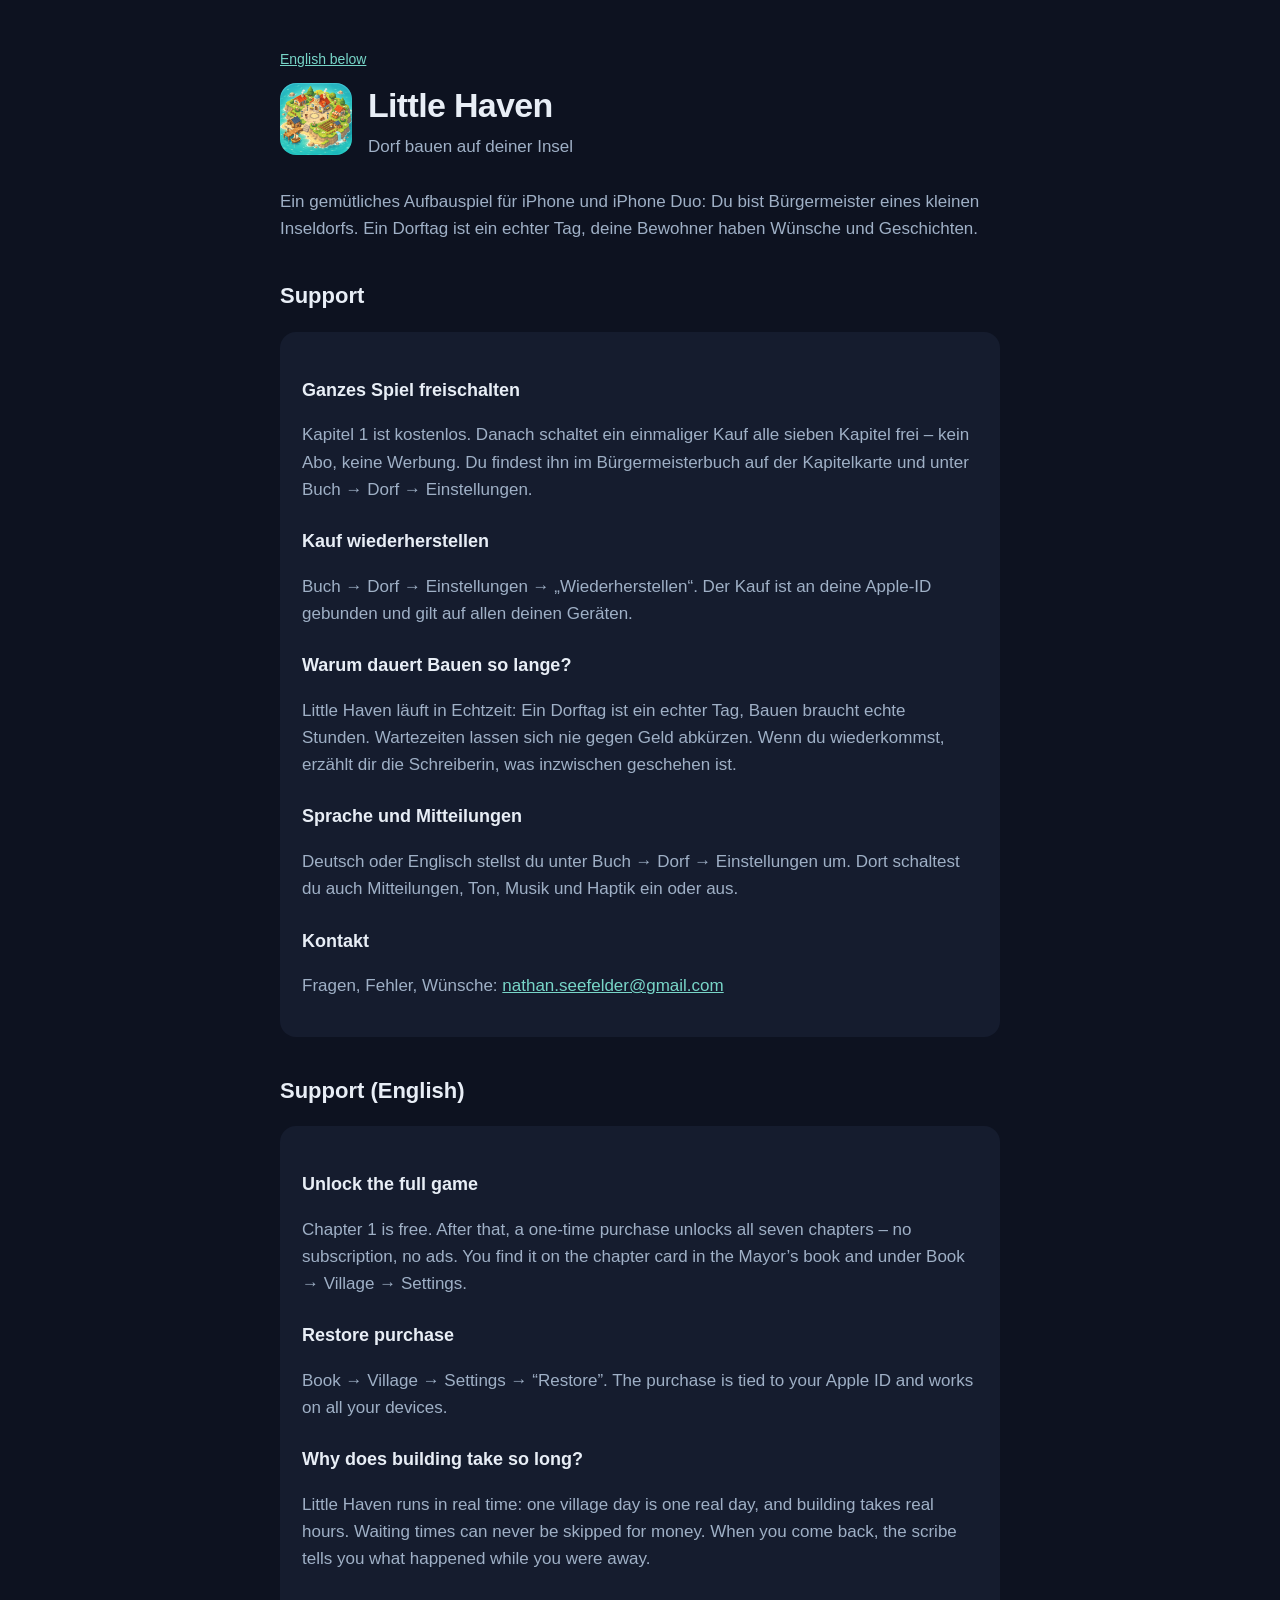
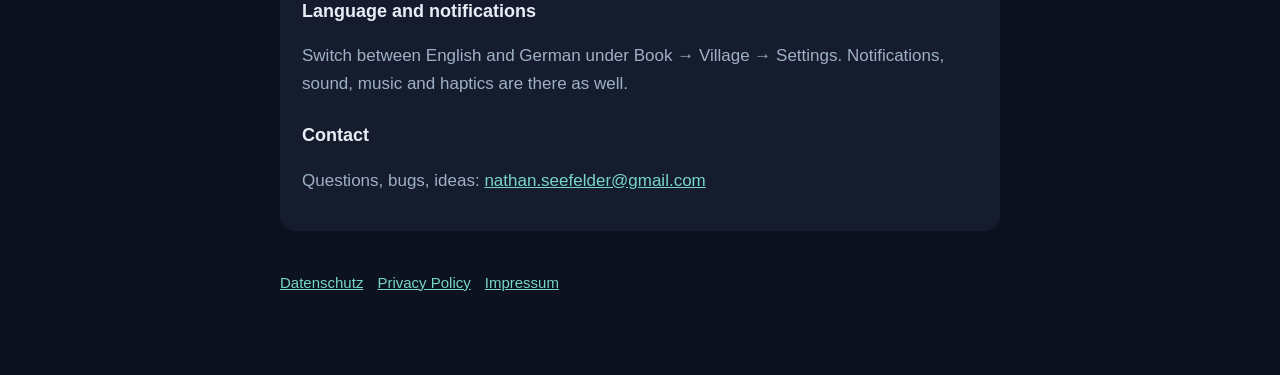
<file: index.html>
<!doctype html><html lang="de"><head><meta charset="utf-8"><meta name="viewport" content="width=device-width,initial-scale=1">
<title>Little Haven – Support</title><link rel="stylesheet" href="style.css"><link rel="icon" href="icon.png"></head><body><main>
<div class="lang"><a href="#en">English below</a></div>
<header><img src="icon.png" alt=""><div><h1>Little Haven</h1><p style="margin:0">Dorf bauen auf deiner Insel</p></div></header>
<p>Ein gemütliches Aufbauspiel für iPhone und iPhone Duo: Du bist Bürgermeister eines kleinen Inseldorfs. Ein Dorftag ist ein echter Tag, deine Bewohner haben Wünsche und Geschichten.</p>
<h2>Support</h2>
<div class="card"><h3>Ganzes Spiel freischalten</h3><p>Kapitel 1 ist kostenlos. Danach schaltet ein einmaliger Kauf alle sieben Kapitel frei – kein Abo, keine Werbung. Du findest ihn im Bürgermeisterbuch auf der Kapitelkarte und unter Buch → Dorf → Einstellungen.</p>
<h3>Kauf wiederherstellen</h3><p>Buch → Dorf → Einstellungen → „Wiederherstellen“. Der Kauf ist an deine Apple-ID gebunden und gilt auf allen deinen Geräten.</p>
<h3>Warum dauert Bauen so lange?</h3><p>Little Haven läuft in Echtzeit: Ein Dorftag ist ein echter Tag, Bauen braucht echte Stunden. Wartezeiten lassen sich nie gegen Geld abkürzen. Wenn du wiederkommst, erzählt dir die Schreiberin, was inzwischen geschehen ist.</p>
<h3>Sprache und Mitteilungen</h3><p>Deutsch oder Englisch stellst du unter Buch → Dorf → Einstellungen um. Dort schaltest du auch Mitteilungen, Ton, Musik und Haptik ein oder aus.</p>
<h3>Kontakt</h3><p>Fragen, Fehler, Wünsche: <a href="mailto:nathan.seefelder@gmail.com">nathan.seefelder@gmail.com</a></p></div>
<h2 id="en">Support (English)</h2>
<div class="card"><h3>Unlock the full game</h3><p>Chapter 1 is free. After that, a one-time purchase unlocks all seven chapters – no subscription, no ads. You find it on the chapter card in the Mayor’s book and under Book → Village → Settings.</p>
<h3>Restore purchase</h3><p>Book → Village → Settings → “Restore”. The purchase is tied to your Apple ID and works on all your devices.</p>
<h3>Why does building take so long?</h3><p>Little Haven runs in real time: one village day is one real day, and building takes real hours. Waiting times can never be skipped for money. When you come back, the scribe tells you what happened while you were away.</p>
<h3>Language and notifications</h3><p>Switch between English and German under Book → Village → Settings. Notifications, sound, music and haptics are there as well.</p>
<h3>Contact</h3><p>Questions, bugs, ideas: <a href="mailto:nathan.seefelder@gmail.com">nathan.seefelder@gmail.com</a></p></div>
<nav><a href="datenschutz.html">Datenschutz</a><a href="privacy.html">Privacy Policy</a><a href="impressum.html">Impressum</a></nav>
</main></body></html>
</file>
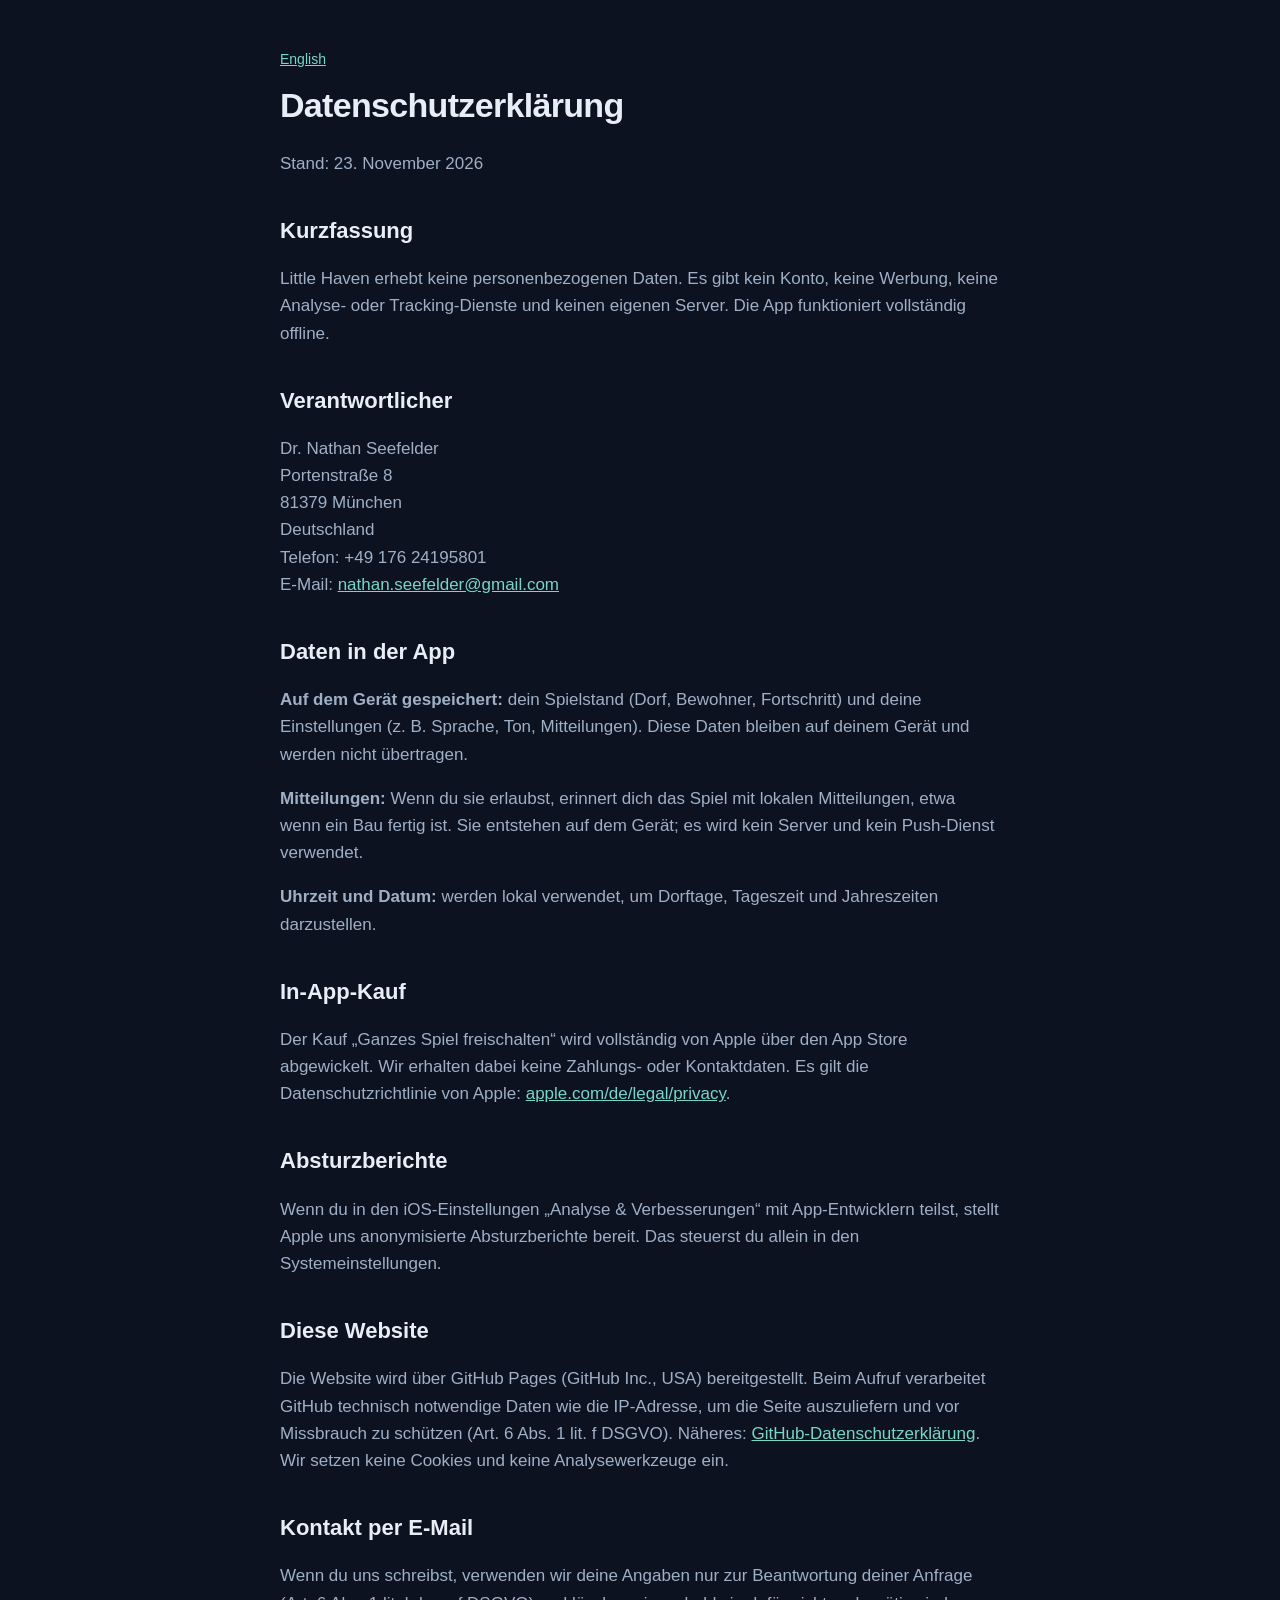
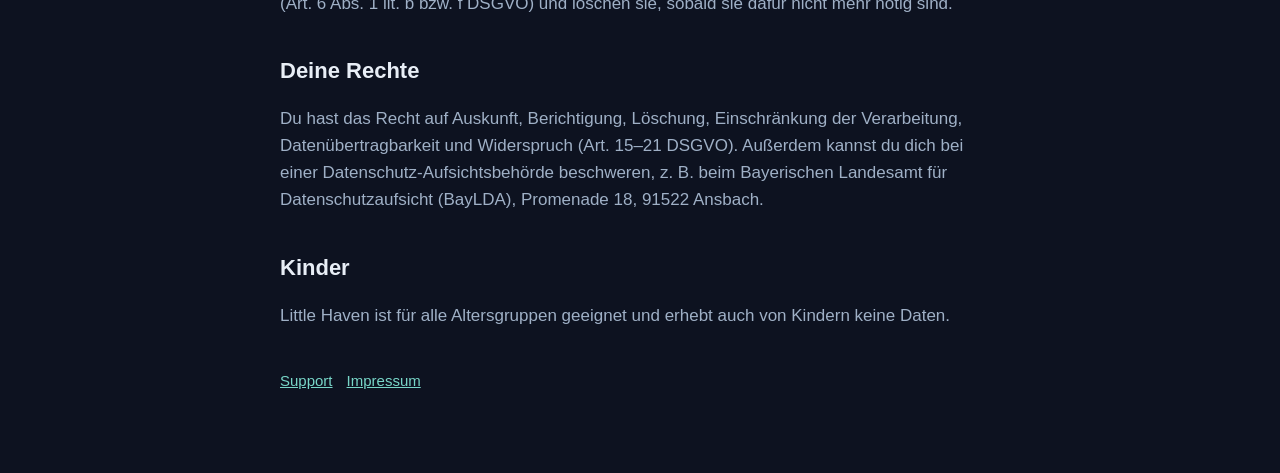
<file: datenschutz.html>
<!doctype html><html lang="de"><head><meta charset="utf-8"><meta name="viewport" content="width=device-width,initial-scale=1">
<title>Little Haven – Datenschutz</title><link rel="stylesheet" href="style.css"></head><body><main>
<div class="lang"><a href="privacy.html">English</a></div>
<h1>Datenschutzerklärung</h1><p>Stand: 23. November 2026</p>
<h2>Kurzfassung</h2><p>Little Haven erhebt keine personenbezogenen Daten. Es gibt kein Konto, keine Werbung, keine Analyse- oder Tracking-Dienste und keinen eigenen Server. Die App funktioniert vollständig offline.</p>
<h2>Verantwortlicher</h2><p>Dr. Nathan Seefelder<br>Portenstraße 8<br>81379 München<br>Deutschland<br>Telefon: +49 176 24195801<br>E-Mail: <a href="mailto:nathan.seefelder@gmail.com">nathan.seefelder@gmail.com</a></p>
<h2>Daten in der App</h2>
<p><strong>Auf dem Gerät gespeichert:</strong> dein Spielstand (Dorf, Bewohner, Fortschritt) und deine Einstellungen (z.&nbsp;B. Sprache, Ton, Mitteilungen). Diese Daten bleiben auf deinem Gerät und werden nicht übertragen.</p>
<p><strong>Mitteilungen:</strong> Wenn du sie erlaubst, erinnert dich das Spiel mit lokalen Mitteilungen, etwa wenn ein Bau fertig ist. Sie entstehen auf dem Gerät; es wird kein Server und kein Push-Dienst verwendet.</p>
<p><strong>Uhrzeit und Datum:</strong> werden lokal verwendet, um Dorftage, Tageszeit und Jahreszeiten darzustellen.</p>
<h2>In-App-Kauf</h2><p>Der Kauf „Ganzes Spiel freischalten“ wird vollständig von Apple über den App Store abgewickelt. Wir erhalten dabei keine Zahlungs- oder Kontaktdaten. Es gilt die Datenschutzrichtlinie von Apple: <a href="https://www.apple.com/de/legal/privacy/">apple.com/de/legal/privacy</a>.</p>
<h2>Absturzberichte</h2><p>Wenn du in den iOS-Einstellungen „Analyse &amp; Verbesserungen“ mit App-Entwicklern teilst, stellt Apple uns anonymisierte Absturzberichte bereit. Das steuerst du allein in den Systemeinstellungen.</p>
<h2>Diese Website</h2><p>Die Website wird über GitHub Pages (GitHub Inc., USA) bereitgestellt. Beim Aufruf verarbeitet GitHub technisch notwendige Daten wie die IP-Adresse, um die Seite auszuliefern und vor Missbrauch zu schützen (Art.&nbsp;6 Abs.&nbsp;1 lit.&nbsp;f DSGVO). Näheres: <a href="https://docs.github.com/de/site-policy/privacy-policies/github-general-privacy-statement">GitHub-Datenschutzerklärung</a>. Wir setzen keine Cookies und keine Analysewerkzeuge ein.</p>
<h2>Kontakt per E-Mail</h2><p>Wenn du uns schreibst, verwenden wir deine Angaben nur zur Beantwortung deiner Anfrage (Art.&nbsp;6 Abs.&nbsp;1 lit.&nbsp;b bzw. f DSGVO) und löschen sie, sobald sie dafür nicht mehr nötig sind.</p>
<h2>Deine Rechte</h2><p>Du hast das Recht auf Auskunft, Berichtigung, Löschung, Einschränkung der Verarbeitung, Datenübertragbarkeit und Widerspruch (Art.&nbsp;15–21 DSGVO). Außerdem kannst du dich bei einer Datenschutz-Aufsichtsbehörde beschweren, z.&nbsp;B. beim Bayerischen Landesamt für Datenschutzaufsicht (BayLDA), Promenade 18, 91522 Ansbach.</p>
<h2>Kinder</h2><p>Little Haven ist für alle Altersgruppen geeignet und erhebt auch von Kindern keine Daten.</p>
<nav><a href="index.html">Support</a><a href="impressum.html">Impressum</a></nav>
</main></body></html>
</file>
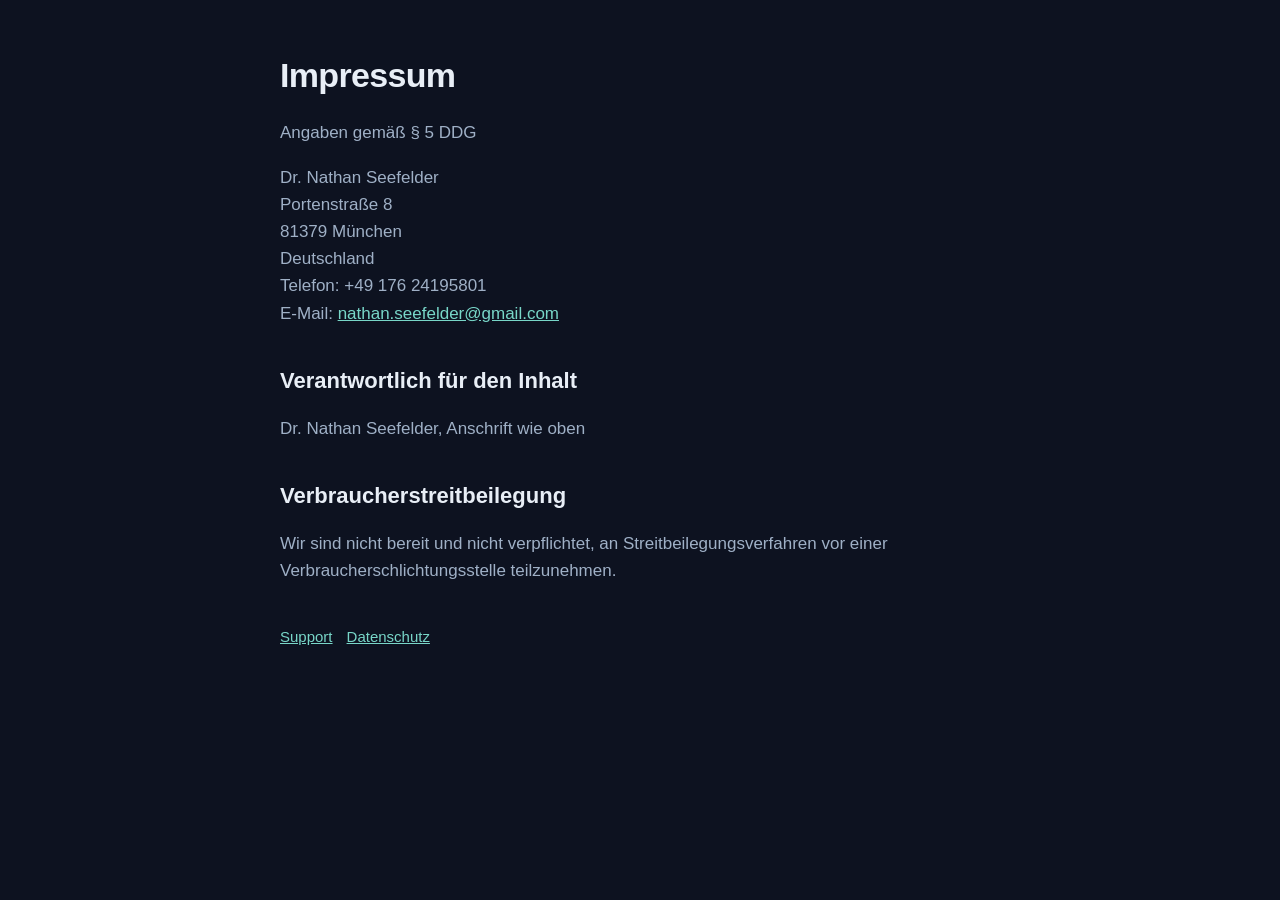
<file: impressum.html>
<!doctype html><html lang="de"><head><meta charset="utf-8"><meta name="viewport" content="width=device-width,initial-scale=1">
<title>Little Haven – Impressum</title><link rel="stylesheet" href="style.css"></head><body><main>
<h1>Impressum</h1><p>Angaben gemäß § 5 DDG</p><p>Dr. Nathan Seefelder<br>Portenstraße 8<br>81379 München<br>Deutschland<br>Telefon: +49 176 24195801<br>E-Mail: <a href="mailto:nathan.seefelder@gmail.com">nathan.seefelder@gmail.com</a></p>
<h2>Verantwortlich für den Inhalt</h2><p>Dr. Nathan Seefelder, Anschrift wie oben</p>
<h2>Verbraucherstreitbeilegung</h2><p>Wir sind nicht bereit und nicht verpflichtet, an Streitbeilegungsverfahren vor einer Verbraucherschlichtungsstelle teilzunehmen.</p>
<nav><a href="index.html">Support</a><a href="datenschutz.html">Datenschutz</a></nav>
</main></body></html>
</file>
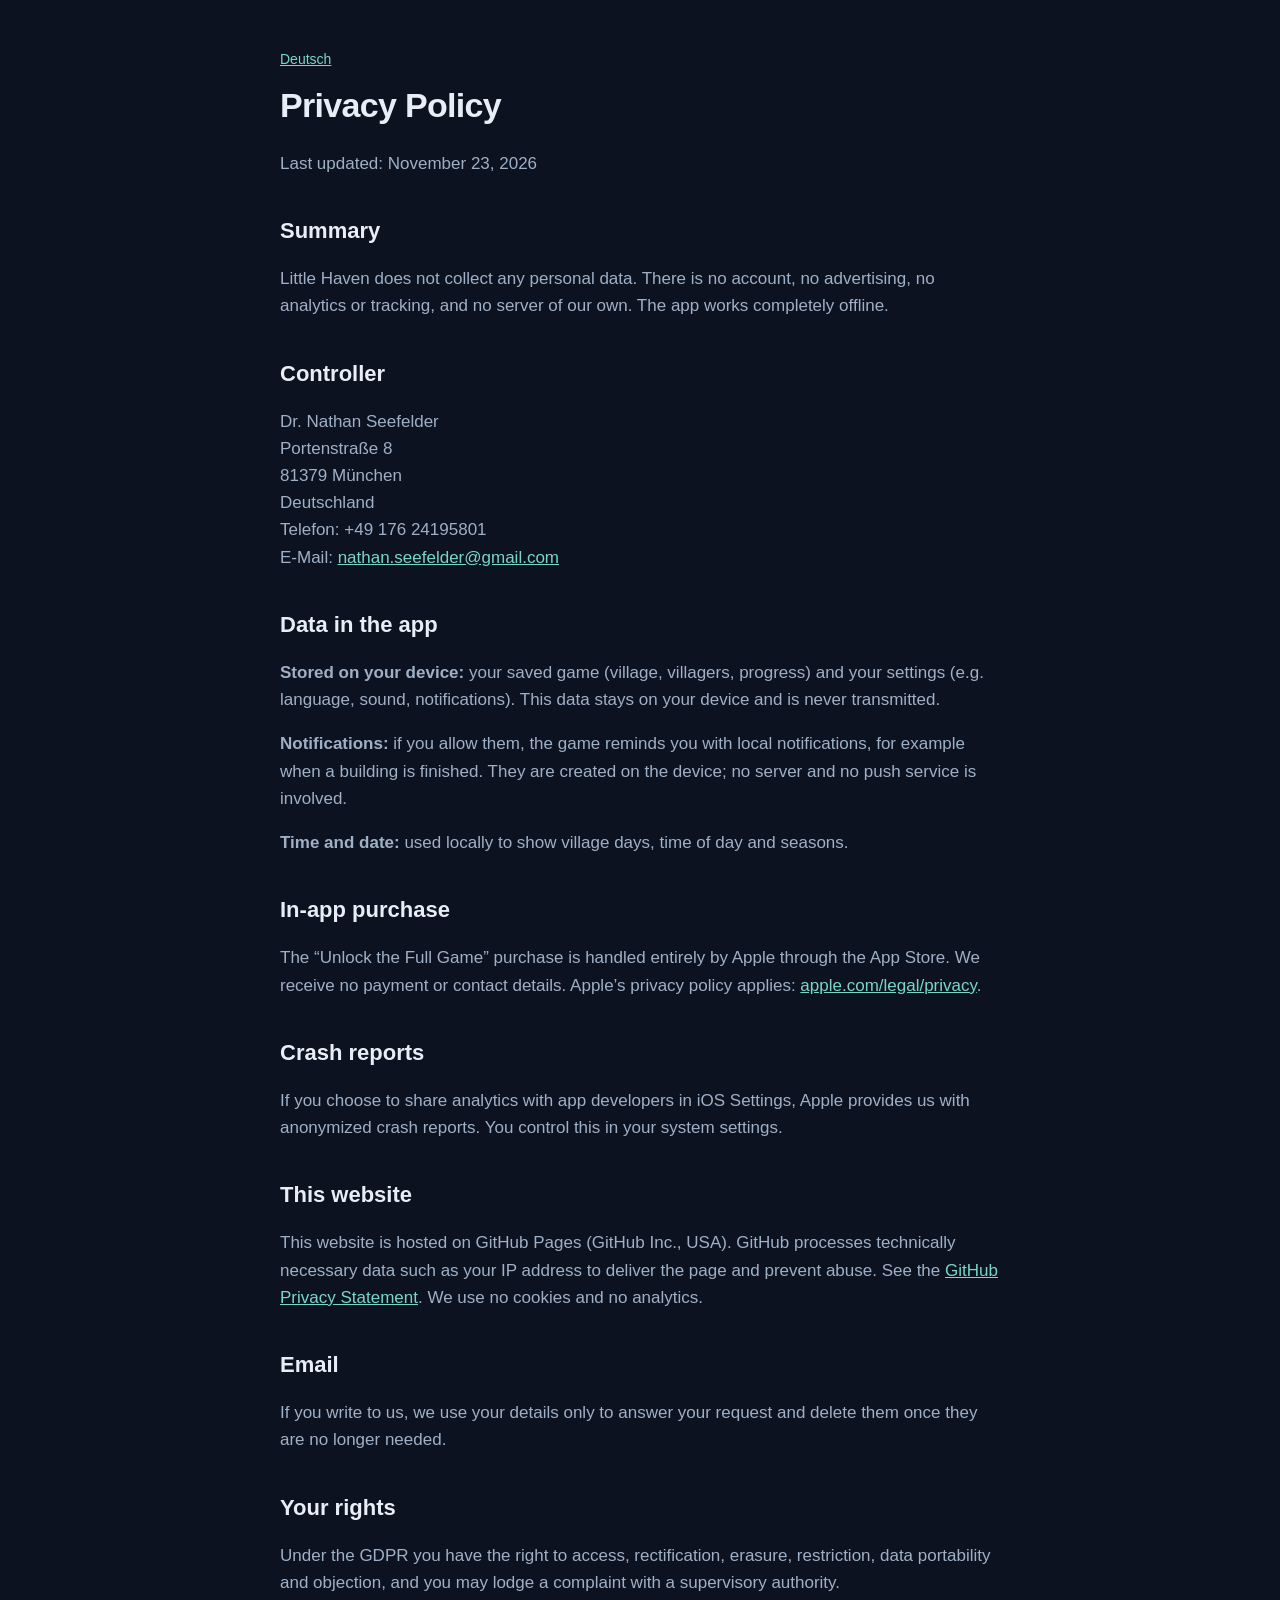
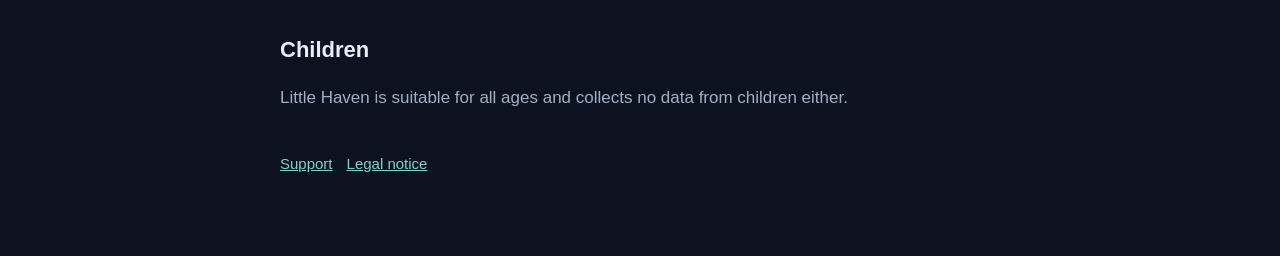
<file: privacy.html>
<!doctype html><html lang="en"><head><meta charset="utf-8"><meta name="viewport" content="width=device-width,initial-scale=1">
<title>Little Haven – Privacy Policy</title><link rel="stylesheet" href="style.css"></head><body><main>
<div class="lang"><a href="datenschutz.html">Deutsch</a></div>
<h1>Privacy Policy</h1><p>Last updated: November 23, 2026</p>
<h2>Summary</h2><p>Little Haven does not collect any personal data. There is no account, no advertising, no analytics or tracking, and no server of our own. The app works completely offline.</p>
<h2>Controller</h2><p>Dr. Nathan Seefelder<br>Portenstraße 8<br>81379 München<br>Deutschland<br>Telefon: +49 176 24195801<br>E-Mail: <a href="mailto:nathan.seefelder@gmail.com">nathan.seefelder@gmail.com</a></p>
<h2>Data in the app</h2>
<p><strong>Stored on your device:</strong> your saved game (village, villagers, progress) and your settings (e.g. language, sound, notifications). This data stays on your device and is never transmitted.</p>
<p><strong>Notifications:</strong> if you allow them, the game reminds you with local notifications, for example when a building is finished. They are created on the device; no server and no push service is involved.</p>
<p><strong>Time and date:</strong> used locally to show village days, time of day and seasons.</p>
<h2>In-app purchase</h2><p>The “Unlock the Full Game” purchase is handled entirely by Apple through the App Store. We receive no payment or contact details. Apple’s privacy policy applies: <a href="https://www.apple.com/legal/privacy/">apple.com/legal/privacy</a>.</p>
<h2>Crash reports</h2><p>If you choose to share analytics with app developers in iOS Settings, Apple provides us with anonymized crash reports. You control this in your system settings.</p>
<h2>This website</h2><p>This website is hosted on GitHub Pages (GitHub Inc., USA). GitHub processes technically necessary data such as your IP address to deliver the page and prevent abuse. See the <a href="https://docs.github.com/en/site-policy/privacy-policies/github-general-privacy-statement">GitHub Privacy Statement</a>. We use no cookies and no analytics.</p>
<h2>Email</h2><p>If you write to us, we use your details only to answer your request and delete them once they are no longer needed.</p>
<h2>Your rights</h2><p>Under the GDPR you have the right to access, rectification, erasure, restriction, data portability and objection, and you may lodge a complaint with a supervisory authority.</p>
<h2>Children</h2><p>Little Haven is suitable for all ages and collects no data from children either.</p>
<nav><a href="index.html">Support</a><a href="impressum.html">Legal notice</a></nav>
</main></body></html>
</file>
<file: style.css>
:root{--bg:#0d1220;--card:#151c2e;--fg:#e8eef6;--mut:#9fb0c6;--acc:#78d6c8}
*{box-sizing:border-box}body{margin:0;background:var(--bg);color:var(--fg);font:17px/1.6 -apple-system,BlinkMacSystemFont,"Inter","Segoe UI",sans-serif}
main{max-width:760px;margin:0 auto;padding:48px 20px 80px}
header{display:flex;align-items:center;gap:16px;margin-bottom:28px}header img{width:72px;height:72px;border-radius:16px}
h1{font-size:34px;margin:0;letter-spacing:-.02em}h2{font-size:22px;margin:36px 0 8px}h3{font-size:18px;margin:24px 0 4px}
p,li{color:var(--mut)}a{color:var(--acc)}.card{background:var(--card);border-radius:16px;padding:20px 22px;margin:18px 0}
nav{display:flex;flex-wrap:wrap;gap:14px;margin-top:40px;font-size:15px}.lang{font-size:14px;margin-bottom:8px}
.shot{width:100%;border-radius:18px;margin:12px 0}
</file>
